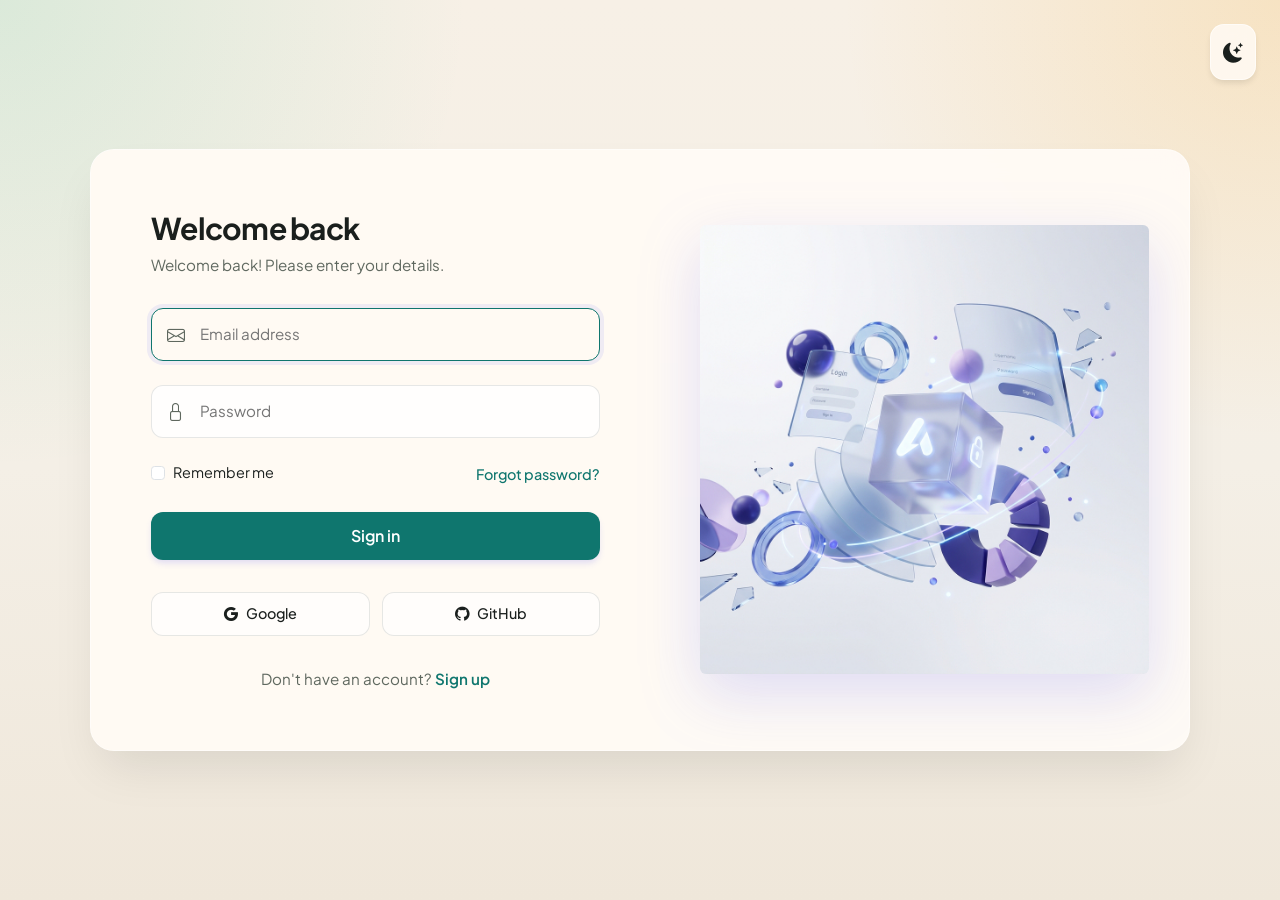
<file: index.html>
<!DOCTYPE html>
<html lang="en">

<head>
    <meta charset="UTF-8">
    <meta name="viewport" content="width=device-width, initial-scale=1.0">
    <title>Login & Signup</title>
    <meta name="description" content="A pixel-perfect, modern Login and Signup page built with Bootstrap 5 and CSS.">
    <!-- Bootstrap 5 CSS -->
    <link href="https://cdn.jsdelivr.net/npm/bootstrap@5.3.0/dist/css/bootstrap.min.css" rel="stylesheet">
    <!-- Bootstrap Icons -->
    <link rel="stylesheet" href="https://cdn.jsdelivr.net/npm/bootstrap-icons@1.11.1/font/bootstrap-icons.css">
    <!-- Google Fonts -->
    <link rel="preconnect" href="https://fonts.googleapis.com">
    <link rel="preconnect" href="https://fonts.gstatic.com" crossorigin>
    <link href="https://fonts.googleapis.com/css2?family=Plus+Jakarta+Sans:wght@300;400;500;600;700&display=swap"
        rel="stylesheet">
    <!-- css -->
    <link rel="stylesheet" href="./assets/css/auth.css">

</head>

<body>

    <button class="theme-toggle" id="theme-toggle" title="Toggle theme">
        <i class="bi bi-moon-stars-fill"></i>
        <i class="bi bi-sun-fill"></i>
    </button>

    <input type="checkbox" id="auth-toggle-signup">

    <div class="auth-container">
        <div class="auth-card">

            <!-- Left Side: Form Content -->
            <div class="auth-form-content">

                <!-- Login Form -->
                <div class="login-form">
                    <div class="form-header">
                        <h1>Welcome back</h1>
                        <p>Welcome back! Please enter your details.</p>
                    </div>

                    <form onsubmit="signinAccount(event)">
                        <div class="input-group-custom">
                            <i class="bi bi-envelope"></i>
                            <input type="email" class="form-control-custom" placeholder="Email address" 
                                id="email-login" autocomplete="off" autofocus>
                        </div>

                        <div class="input-group-custom">
                            <i class="bi bi-lock"></i>
                            <input type="password" class="form-control-custom" placeholder="Password" 
                                id="password-login" autocomplete="off">
                        </div>

                        <div class="form-options">
                            <div class="form-check">
                                <input class="form-check-input" type="checkbox" id="remember">
                                <label class="form-check-label" for="remember">
                                    Remember me
                                </label>
                            </div>
                            <a href="#" class="forgot-link">Forgot password?</a>
                        </div>

                        <button type="submit" class="btn-primary-custom">Sign in</button>

                        <div class="social-auth">
                            <button type="button" class="btn-social">
                                <i class="bi bi-google"></i> Google
                            </button>
                            <button type="button" class="btn-social">
                                <i class="bi bi-github"></i> GitHub
                            </button>
                        </div>
                    </form>

                    <div class="auth-switch">
                        Don't have an account? <label for="auth-toggle-signup">Sign up</label>
                    </div>
                </div>

                <!-- Signup Form -->
                <div class="signup-form">
                    <div class="form-header">
                        <h1>Create an account</h1>
                        <p>Start your 30-day free trial today.</p>
                    </div>

                    <form onsubmit="handleSignup(event)">
                        <div class="input-group-custom">
                            <i class="bi bi-person"></i>
                            <input type="text" class="form-control-custom" placeholder="Full name" 
                                id="name-signup" autocomplete="off">
                        </div>

                        <div class="input-group-custom">
                            <i class="bi bi-envelope"></i>
                            <input type="email" class="form-control-custom" placeholder="Email address" 
                                id="email-signup" autocomplete="off">
                        </div>

                        <div class="input-group-custom">
                            <i class="bi bi-lock"></i>
                            <input type="password" class="form-control-custom" placeholder="Password" 
                                id="password-signup" autocomplete="off">
                        </div>

                        <div class="form-check mb-4">
                            <input class="form-check-input" type="checkbox" id="terms" >
                            <label class="form-check-label" for="terms" style="font-size: 0.9rem;">
                                I agree to the <a href="#" class="forgot-link">Terms & Conditions</a>
                            </label>
                        </div>

                        <button type="submit" class="btn-primary-custom">Get started</button>

                        <div class="social-auth">
                            <button type="button" class="btn-social">
                                <i class="bi bi-google"></i> Google
                            </button>
                            <button type="button" class="btn-social">
                                <i class="bi bi-github"></i> GitHub
                            </button>
                        </div>
                    </form>

                    <div class="auth-switch">
                        Already have an account? <label for="auth-toggle-signup">Log in</label>
                    </div>
                </div>

            </div>

            <!-- Right Side: Illustration -->
            <div class="auth-illustration">
                <img src="./assets/images/illustration.png" alt="SaaS Illustration" class="rounded">
            </div>

        </div>

    </div>

    <!-- Bootstrap alert  -->

    <div class="alert" role="alert" id="alert">
        A simple success alert—check it out!
    </div>


    <script src="./assets/js/theme.js"></script>
    <script src="./assets/js/auth.js"></script>
</body>

</html>
</file>
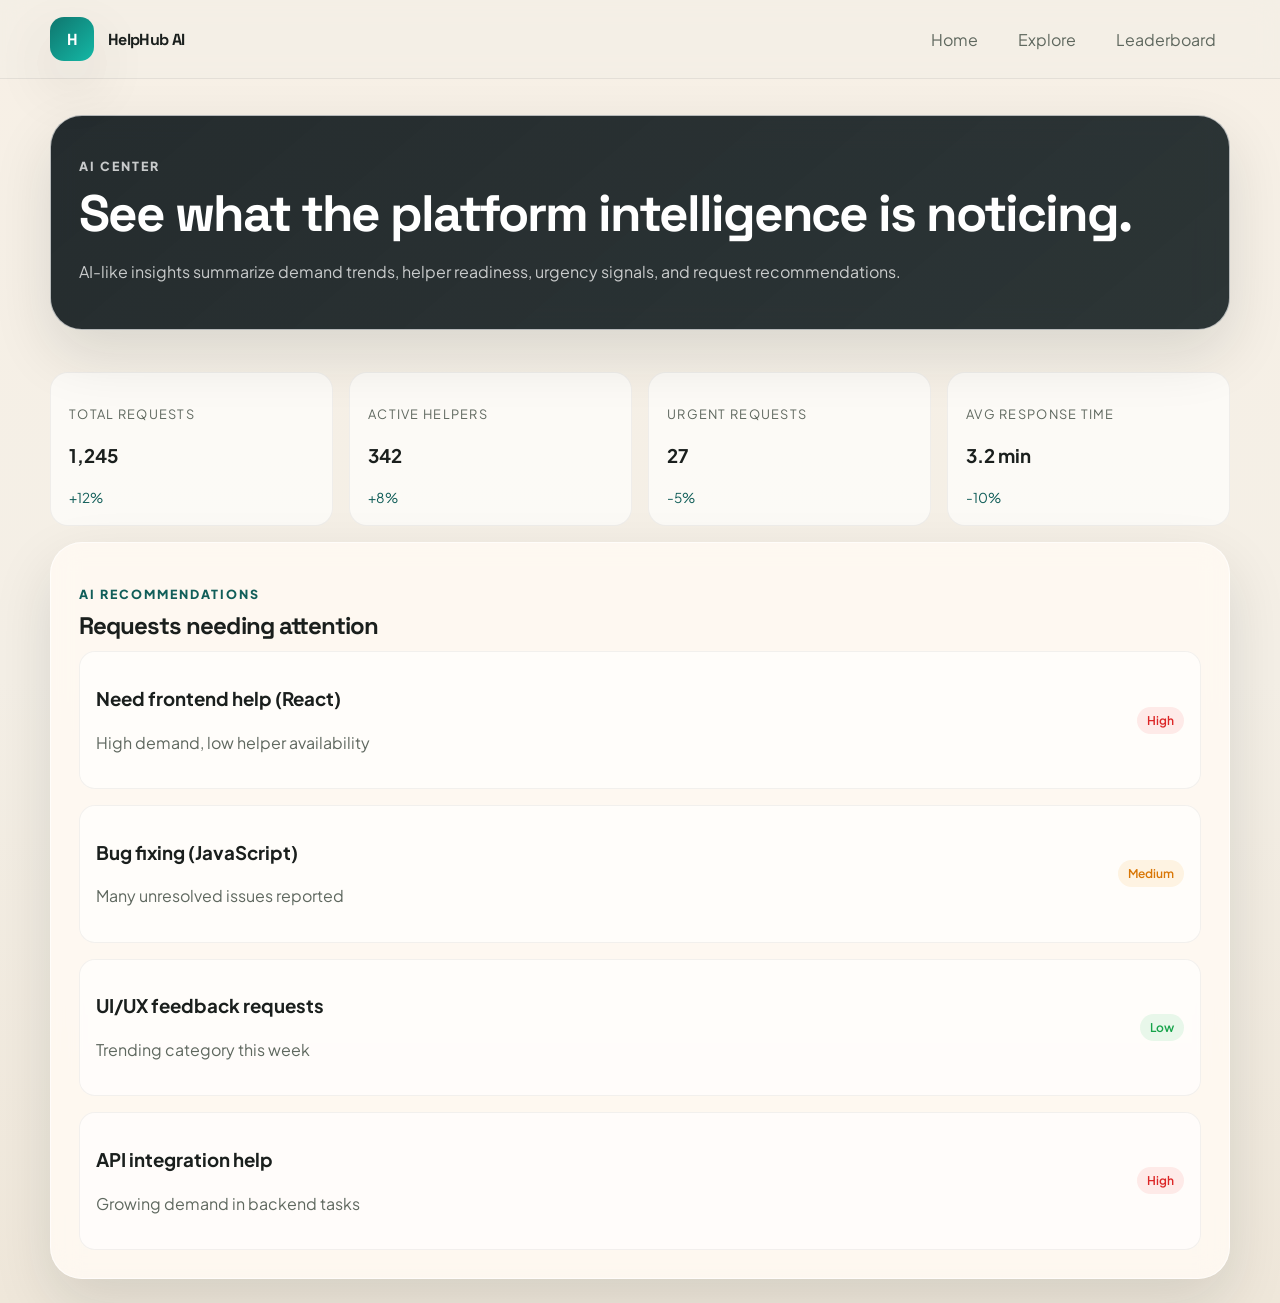
<file: ai-center.html>
<!DOCTYPE html>
<html lang="en">

<head>
  <meta charset="UTF-8" />
  <meta name="viewport" content="width=device-width, initial-scale=1.0" />
  <title>HelpHub AI | AI Center</title>
  <link rel="preconnect" href="https://fonts.googleapis.com" />
  <link rel="preconnect" href="https://fonts.gstatic.com" crossorigin />
  <link href="https://fonts.googleapis.com/css2?family=Plus+Jakarta+Sans:wght@400;500;600;700;800&family=Space+Grotesk:wght@500;700&display=swap" rel="stylesheet" />
  <script defer src="./assets/js/ai-center.js"></script>
  <link rel="stylesheet" href="./assets/css/ai-center.css">
</head>

<body data-page="ai">
  <header class="topbar">
    <div class="container nav">
      <a class="brand" href="/">
        <span class="brand-badge">H</span>
        <span>HelpHub AI</span>
      </a>
      <nav class="nav-links">
        <a href="/home.html">Home</a>
        <a href="/explore.html">Explore</a>
        <a data-nav="leaderboard" href="/leaderboard.html">Leaderboard</a>
      </nav>
    </div>
  </header>

  <main class="container">
    <section class="page-hero">
      <div class="panel">
        <p class="eyebrow">AI Center</p>
        <h1 style="font-size: clamp(2.2rem, 4vw, 4rem);">See what the platform intelligence is noticing.</h1>
        <p>AI-like insights summarize demand trends, helper readiness, urgency signals, and request recommendations.</p>
      </div>
    </section>

    <section class="stack section">
      <div class="mini-grid" data-ai-summary></div>
      <div class="panel">
        <p class="section-kicker">AI recommendations</p>
        <h2>Requests needing attention</h2>
        <div class="stack" data-ai-recommendations></div>
      </div>
    </section>
  </main>
</body>

</html>
</file>
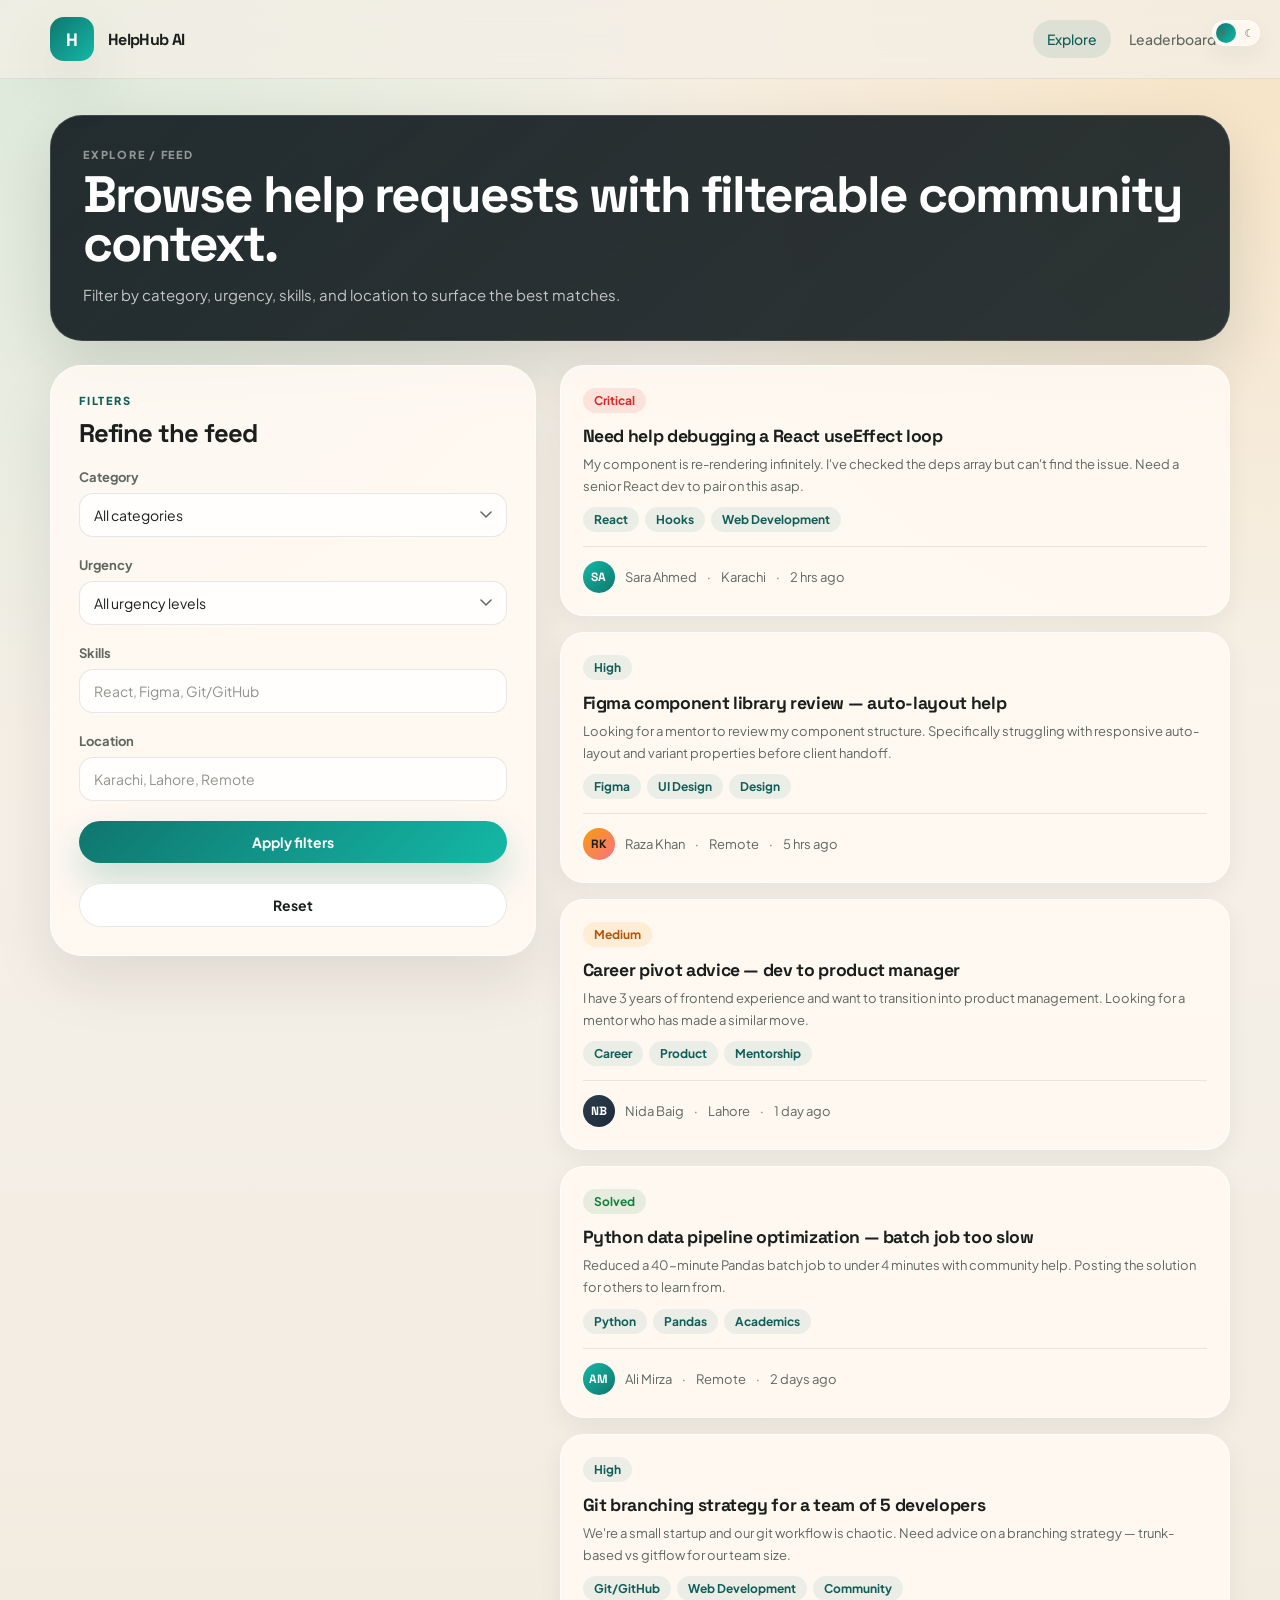
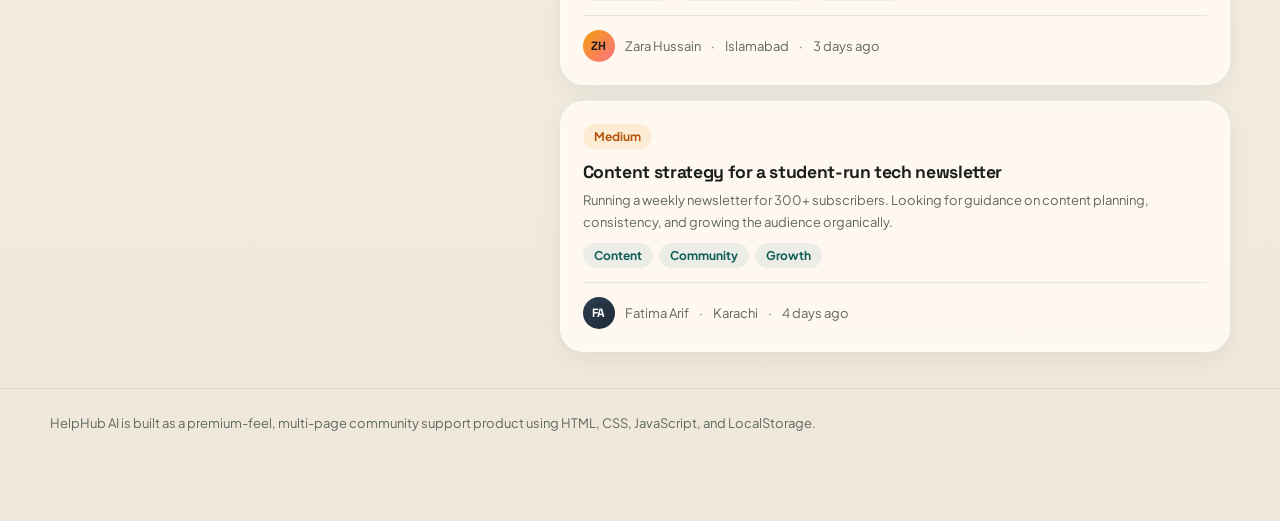
<file: explore.html>
<!DOCTYPE html>
<html lang="en">
<head>
  <meta charset="UTF-8" />
  <meta name="viewport" content="width=device-width, initial-scale=1.0" />
  <title>HelpHub AI | Explore Requests</title>
  <link rel="preconnect" href="https://fonts.googleapis.com" />
  <link rel="preconnect" href="https://fonts.gstatic.com" crossorigin />
  <link href="https://fonts.googleapis.com/css2?family=Plus+Jakarta+Sans:wght@400;500;600;700;800&family=Space+Grotesk:wght@500;700&display=swap" rel="stylesheet" />
  <link rel="stylesheet" href="./assets/css/explore.css">
</head>
<body>

<input type="checkbox" id="dark-toggle" />

<div class="site-shell">

  <label class="dark-label" for="dark-toggle" aria-label="Toggle dark mode">
    <span></span>
  </label>

  <!-- Topbar -->
  <header class="topbar">
    <div class="nav">
      <a class="brand" href="/">
        <span class="brand-badge">H</span>
        <span>HelpHub AI</span>
      </a>
      <nav class="nav-links" aria-label="Primary navigation">
        <a class="active" href="./explore.html">Explore</a>
        <a href="/leaderboard.html">Leaderboard</a>
      </nav>
    </div>
  </header>

  <main class="container">

    <!-- Page hero -->
    <section class="page-hero" aria-label="Page header">
      <div class="panel fade-in">
        <span class="eyebrow" style="color:rgba(255,255,255,.5)">Explore / Feed</span>
        <h1>Browse help requests with filterable community context.</h1>
        <p>Filter by category, urgency, skills, and location to surface the best matches.</p>
      </div>
    </section>

    <!-- Feed grid -->
    <section class="feed-grid" aria-label="Explore feed">

      <!-- Filter sidebar -->
      <aside class="filter-panel" aria-label="Filters">
        <div>
          <span class="section-kicker">Filters</span>
          <h2>Refine the feed</h2>
        </div>

        <div class="field">
          <label for="filter-category">Category</label>
          <select id="filter-category" name="category">
            <option value="">All categories</option>
            <option>Web Development</option>
            <option>Design</option>
            <option>Career</option>
            <option>Academics</option>
            <option>Content</option>
            <option>Community</option>
          </select>
        </div>

        <div class="field">
          <label for="filter-urgency">Urgency</label>
          <select id="filter-urgency" name="urgency">
            <option value="">All urgency levels</option>
            <option>Critical</option>
            <option>High</option>
            <option>Medium</option>
            <option>Low</option>
          </select>
        </div>

        <div class="field">
          <label for="filter-skill">Skills</label>
          <input id="filter-skill" name="skill" type="text" placeholder="React, Figma, Git/GitHub" />
        </div>

        <div class="field">
          <label for="filter-location">Location</label>
          <input id="filter-location" name="location" type="text" placeholder="Karachi, Lahore, Remote" />
        </div>

        <a class="btn btn-primary" href="#">Apply filters</a>
        <a class="btn btn-secondary" href="#">Reset</a>
      </aside>

      <!-- Results -->
      <div class="results-stack" aria-label="Request results">

        <article class="request-card fade-in">
          <span class="tag urgent">Critical</span>
          <h3>Need help debugging a React useEffect loop</h3>
          <p>My component is re-rendering infinitely. I've checked the deps array but can't find the issue. Need a senior React dev to pair on this asap.</p>
          <div class="tag-row">
            <span class="tag">React</span>
            <span class="tag">Hooks</span>
            <span class="tag">Web Development</span>
          </div>
          <div class="card-meta">
            <div class="avatar teal">SA</div>
            <span>Sara Ahmed</span>
            <span>·</span>
            <span>Karachi</span>
            <span>·</span>
            <span>2 hrs ago</span>
          </div>
        </article>

        <article class="request-card fade-in">
          <span class="tag">High</span>
          <h3>Figma component library review — auto-layout help</h3>
          <p>Looking for a mentor to review my component structure. Specifically struggling with responsive auto-layout and variant properties before client handoff.</p>
          <div class="tag-row">
            <span class="tag">Figma</span>
            <span class="tag">UI Design</span>
            <span class="tag">Design</span>
          </div>
          <div class="card-meta">
            <div class="avatar">RK</div>
            <span>Raza Khan</span>
            <span>·</span>
            <span>Remote</span>
            <span>·</span>
            <span>5 hrs ago</span>
          </div>
        </article>

        <article class="request-card fade-in">
          <span class="tag medium">Medium</span>
          <h3>Career pivot advice — dev to product manager</h3>
          <p>I have 3 years of frontend experience and want to transition into product management. Looking for a mentor who has made a similar move.</p>
          <div class="tag-row">
            <span class="tag">Career</span>
            <span class="tag">Product</span>
            <span class="tag">Mentorship</span>
          </div>
          <div class="card-meta">
            <div class="avatar dark">NB</div>
            <span>Nida Baig</span>
            <span>·</span>
            <span>Lahore</span>
            <span>·</span>
            <span>1 day ago</span>
          </div>
        </article>

        <article class="request-card fade-in">
          <span class="tag success">Solved</span>
          <h3>Python data pipeline optimization — batch job too slow</h3>
          <p>Reduced a 40-minute Pandas batch job to under 4 minutes with community help. Posting the solution for others to learn from.</p>
          <div class="tag-row">
            <span class="tag">Python</span>
            <span class="tag">Pandas</span>
            <span class="tag">Academics</span>
          </div>
          <div class="card-meta">
            <div class="avatar teal">AM</div>
            <span>Ali Mirza</span>
            <span>·</span>
            <span>Remote</span>
            <span>·</span>
            <span>2 days ago</span>
          </div>
        </article>

        <article class="request-card fade-in">
          <span class="tag">High</span>
          <h3>Git branching strategy for a team of 5 developers</h3>
          <p>We're a small startup and our git workflow is chaotic. Need advice on a branching strategy — trunk-based vs gitflow for our team size.</p>
          <div class="tag-row">
            <span class="tag">Git/GitHub</span>
            <span class="tag">Web Development</span>
            <span class="tag">Community</span>
          </div>
          <div class="card-meta">
            <div class="avatar">ZH</div>
            <span>Zara Hussain</span>
            <span>·</span>
            <span>Islamabad</span>
            <span>·</span>
            <span>3 days ago</span>
          </div>
        </article>

        <article class="request-card fade-in">
          <span class="tag medium">Medium</span>
          <h3>Content strategy for a student-run tech newsletter</h3>
          <p>Running a weekly newsletter for 300+ subscribers. Looking for guidance on content planning, consistency, and growing the audience organically.</p>
          <div class="tag-row">
            <span class="tag">Content</span>
            <span class="tag">Community</span>
            <span class="tag">Growth</span>
          </div>
          <div class="card-meta">
            <div class="avatar dark">FA</div>
            <span>Fatima Arif</span>
            <span>·</span>
            <span>Karachi</span>
            <span>·</span>
            <span>4 days ago</span>
          </div>
        </article>

      </div>
    </section>

  </main>

  <footer class="footer">
    <div class="container">
      HelpHub AI is built as a premium-feel, multi-page community support product using HTML, CSS, JavaScript, and LocalStorage.
    </div>
  </footer>

</div>

</body>
</html>
</file>
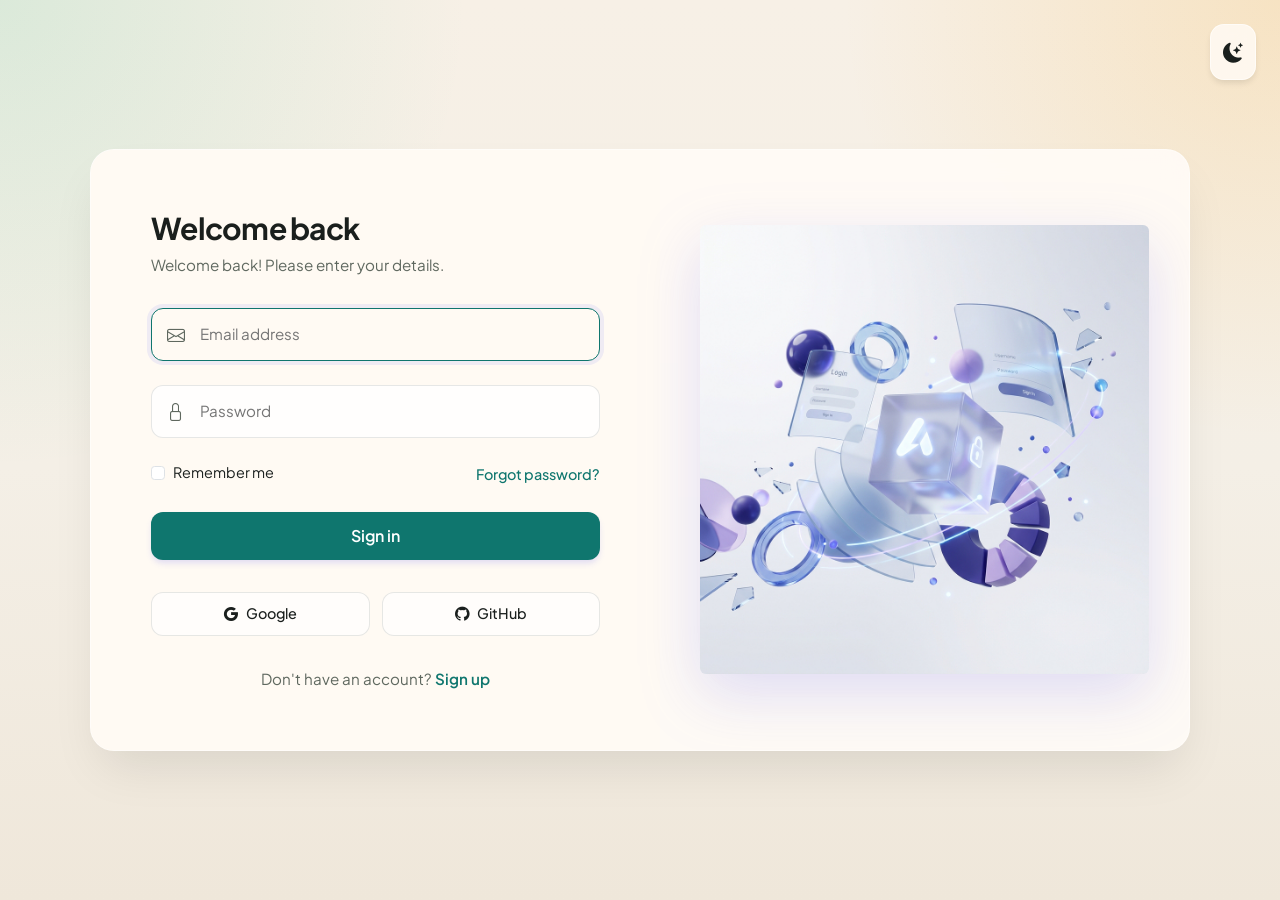
<file: home.html>
<!DOCTYPE html>
<html lang="en">
<head>
  <meta charset="UTF-8" />
  <meta name="viewport" content="width=device-width, initial-scale=1.0" />
  <title>HelpHub AI — Landing</title>
  <link rel="preconnect" href="https://fonts.googleapis.com" />
  <link rel="preconnect" href="https://fonts.gstatic.com" crossorigin />
  <link href="https://fonts.googleapis.com/css2?family=Plus+Jakarta+Sans:wght@400;500;600;700;800&family=Space+Grotesk:wght@500;700&display=swap" rel="stylesheet" />
  <link rel="stylesheet" href="./assets/css/home.css">
</head>
<body>

<!-- Dark mode toggle (CSS-only checkbox hack) -->
<input type="checkbox" id="dark-toggle" />

<div class="site-shell">

  <!-- Dark mode label (placed inside site-shell so CSS sibling selector works) -->
  <label class="dark-label" for="dark-toggle" aria-label="Toggle dark mode">
    <span></span>
  </label>

  <!-- Topbar -->
  <header class="topbar">
    <div class="nav">
      <a class="brand" href="/">
        <span class="brand-badge">H</span>
        <span>HelpHub AI</span>
      </a>
      <nav class="nav-links" aria-label="Primary navigation">
        <a class="active" href="/">Home</a>
        <a href="./explore.html">Explore</a>
        <a href="./leaderboard.html">Leaderboard</a>
        <a href="./ai-center.html">AI Center</a>
      </nav>
      <div class="nav-actions">
        <a class="pill" href="#">Live community signals</a>
        <a class="btn btn-primary" href="#">Join the platform</a>
      </div>
    </div>
  </header>

  <main>

    <!-- Hero -->
    <section class="hero" aria-label="Hero">
      <div class="container hero-grid">

        <div class="hero-copy fade-in">
          <span class="eyebrow">SMIT Grand Coding Night 2026</span>
          <h1>Find help faster. Become help that matters.</h1>
          <p>HelpHub AI is a community-powered support network for students, mentors, creators, and builders. Ask for help, offer help, track impact, and let AI surface smarter matches across the platform.</p>
          <div class="hero-actions">
            <a class="btn btn-primary" href="/dashboard">Open product demo</a>
            <a class="btn btn-secondary" href="/create-request">Post a request</a>
          </div>
          <div class="stats-grid" aria-label="Platform statistics">
            <div class="stat-card">
              <span class="eyebrow">Members</span>
              <div class="stat-value">4,280</div>
              <p>Students, mentors, and helpers in the loop.</p>
            </div>
            <div class="stat-card">
              <span class="eyebrow">Requests</span>
              <div class="stat-value">11,940</div>
              <p>Support posts shared across learning journeys.</p>
            </div>
            <div class="stat-card">
              <span class="eyebrow">Solved</span>
              <div class="stat-value">8,720</div>
              <p>Problems resolved through fast community action.</p>
            </div>
          </div>
        </div>

        <div class="hero-panel fade-in" aria-label="Platform highlights">
          <span class="orb" aria-hidden="true"></span>
          <span class="eyebrow">Live product feel</span>
          <h2>More than a form. More like an ecosystem.</h2>
          <p>A polished multi-page experience with AI summaries, trust scores, contribution signals, notifications, and leaderboard momentum built in.</p>
          <div class="stack">
            <div class="feature-card">
              <h3>AI request intelligence</h3>
              <p>Auto-categorization, urgency detection, tags, rewrite suggestions, and trend snapshots.</p>
            </div>
            <div class="feature-card">
              <h3>Community trust graph</h3>
              <p>Badges, helper rankings, trust score boosts, and visible contribution history.</p>
            </div>
            <div class="feature-card">
              <div class="top-score-value">96%</div>
              <p>Top trust score currently active across the sample mentor network.</p>
            </div>
          </div>
        </div>

      </div>
    </section>

    <!-- Core flow -->
    <section class="section" aria-label="Core flow">
      <div class="container">
        <div class="section-head">
          <div>
            <span class="section-kicker">Core flow</span>
            <h2>From struggling alone to solving together</h2>
          </div>
          <a class="btn btn-secondary" href="/onboarding">Try onboarding AI</a>
        </div>
        <div class="card-grid" id="solving-problem-container">
          <!-- <article class="feature-card-light fade-in">
            <h3>Ask for help clearly</h3>
            <p>Create structured requests with category, urgency, AI suggestions, and tags that attract the right people.</p>
          </article>
          <article class="feature-card-light fade-in">
            <h3>Discover the right people</h3>
            <p>Use the explore feed, helper lists, notifications, and messaging to move quickly once a match happens.</p>
          </article>
          <article class="feature-card-light fade-in">
            <h3>Track real contribution</h3>
            <p>Trust scores, badges, solved requests, and rankings help the community recognize meaningful support.</p>
          </article> -->
        </div>
      </div>
    </section>

    <!-- Featured requests -->
    <section class="section" aria-label="Featured requests">
      <div class="container">
        <div class="section-head">
          <div>
            <span class="section-kicker">Featured requests</span>
            <h2>Community problems currently in motion</h2>
          </div>
          <a class="btn btn-secondary" href="./explore.html">View full feed</a>
        </div>
        <div class="card-grid" id="community-problems-container">
          <!-- <article class="request-card fade-in">
            <span class="tag urgent">Urgent</span>
            <h3>Need help debugging React hook</h3>
            <p>useEffect is firing infinitely despite the correct deps array — community rescue needed.</p>
            <div class="tag-row">
              <span class="tag">React</span>
              <span class="tag">Hooks</span>
            </div>
          </article>
          <article class="request-card fade-in">
            <span class="tag">Design</span>
            <h3>Figma component library review</h3>
            <p>Looking for a mentor to review my auto-layout and variant patterns before handoff.</p>
            <div class="tag-row">
              <span class="tag">Figma</span>
              <span class="tag">UI Design</span>
            </div>
          </article>
          <article class="request-card fade-in">
            <span class="tag success">Solved</span>
            <h3>Python data pipeline optimization</h3>
            <p>Reduced a 40-minute batch job to under 4 minutes with community help.</p>
            <div class="tag-row">
              <span class="tag">Python</span>
              <span class="tag">Pandas</span>
            </div>
          </article> -->
        </div>
      </div>
    </section>

  </main>

  <footer class="footer">
    <div class="container">
      HelpHub AI built By Fuzail Selat.
    </div>
  </footer>

</div>

<script src="./assets/js/home.js"></script>
</body>
</html>
</file>
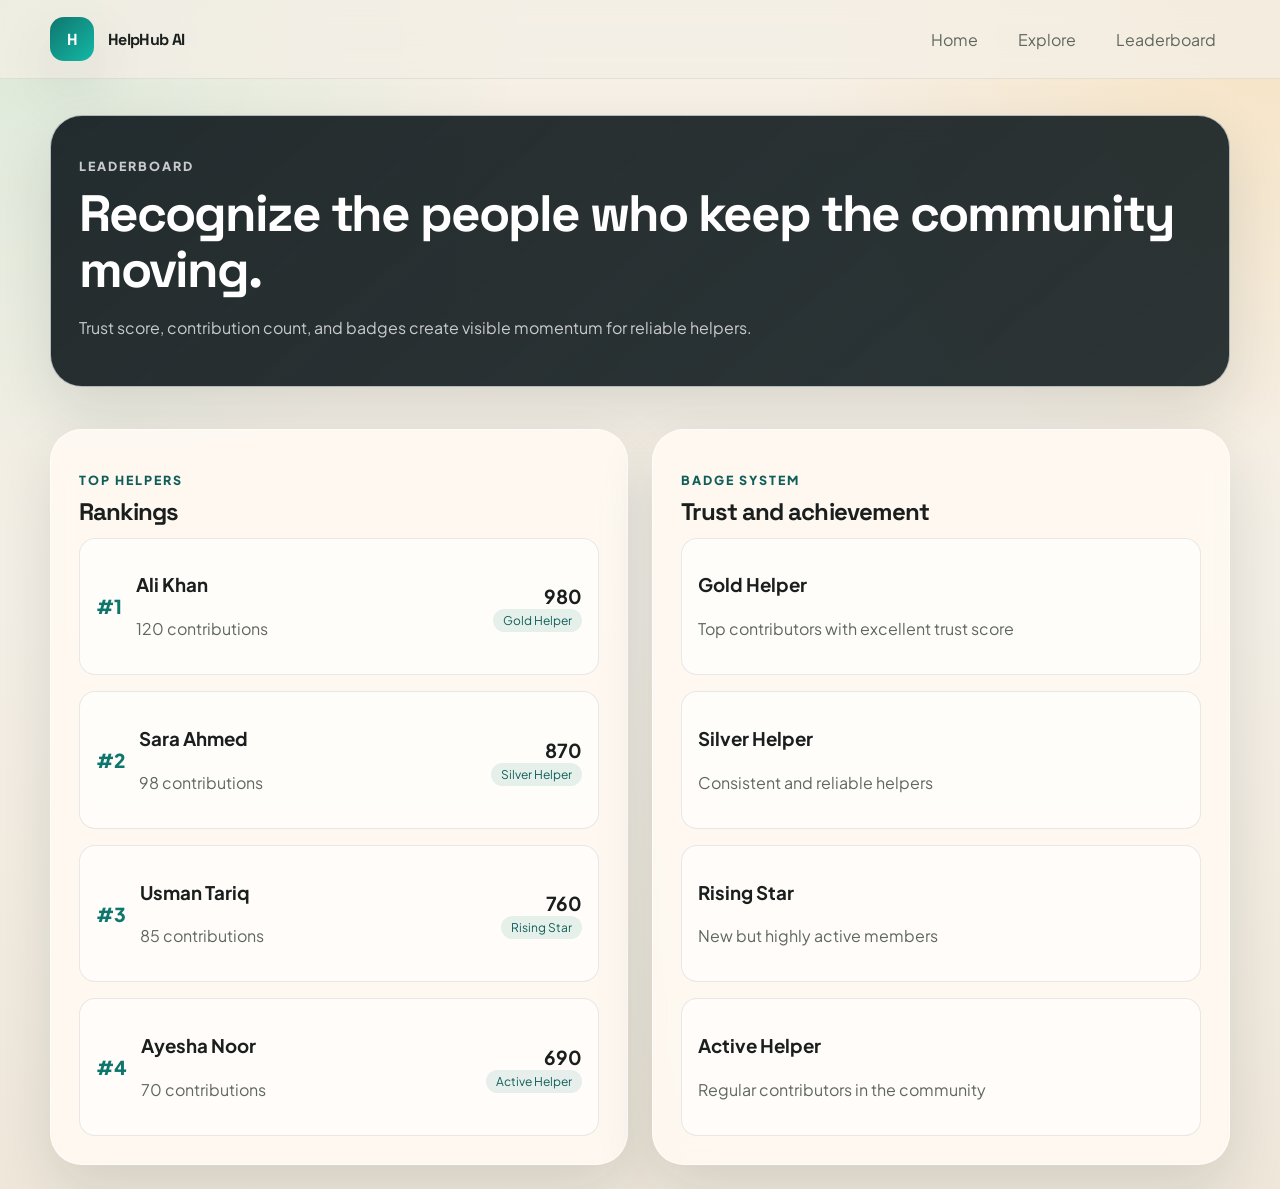
<file: leaderboard.html>
<!DOCTYPE html>
<html lang="en">

<head>
  <meta charset="UTF-8" />
  <meta name="viewport" content="width=device-width, initial-scale=1.0" />
  <title>HelpHub AI | Leaderboard</title>
  <link rel="preconnect" href="https://fonts.googleapis.com" />
  <link rel="preconnect" href="https://fonts.gstatic.com" crossorigin />
  <link
    href="https://fonts.googleapis.com/css2?family=Plus+Jakarta+Sans:wght@400;500;600;700;800&family=Space+Grotesk:wght@500;700&display=swap"
    rel="stylesheet" />
  <script defer src="./assets/js/leaderboard.js"></script>
  <link rel="stylesheet" href="./assets/css/leaderboard.css">
</head>

<body data-page="leaderboard">
  <header class="topbar">
    <div class="container nav">
      <a class="brand" href="/">
        <span class="brand-badge">H</span>
        <span>HelpHub AI</span>
      </a>
      <nav class="nav-links">
        <a href="/home.html">Home</a>
        <a href="/explore.html">Explore</a>
        <a data-nav="leaderboard" href="/leaderboard.html">Leaderboard</a>
      </nav>
    </div>
  </header>

  <main class="container">
    <section class="page-hero">
      <div class="panel">
        <p class="eyebrow">Leaderboard</p>
        <h1 style="font-size: clamp(2.2rem, 4vw, 4rem);">Recognize the people who keep the community moving.</h1>
        <p>Trust score, contribution count, and badges create visible momentum for reliable helpers.</p>
      </div>
    </section>

    <section class="leader-grid section">
      <div class="panel">
        <p class="section-kicker">Top helpers</p>
        <h2>Rankings</h2>
        <div class="rank-list" data-rank-list></div>
      </div>
      <div class="panel">
        <p class="section-kicker">Badge system</p>
        <h2>Trust and achievement</h2>
        <div class="stack" data-badge-showcase></div>
      </div>
    </section>
  </main>
</body>

</html>
</file>
<file: assets/css/auth.css>
@import url('./colors.css');

body {
  font-family: 'Plus Jakarta Sans', sans-serif;
  background: var(--bg-gradient);
  min-height: 100vh;
  display: flex;
  align-items: center;
  justify-content: center;
  color: var(--text-main);
  overflow-x: hidden;
  margin: 0;
  padding: 20px;
}

/* Animations */
@keyframes fadeInScale {
  from {
    opacity: 0;
    transform: scale(0.95) translateY(20px);
  }

  to {
    opacity: 1;
    transform: scale(1) translateY(0);
  }
}

@keyframes slideInRight {
  from {
    opacity: 0;
    transform: translateX(30px);
  }

  to {
    opacity: 1;
    transform: translateX(0);
  }
}

.auth-container {
  width: 100%;
  max-width: 1100px;
  animation: fadeInScale 0.8s ease-out;
}

.auth-card {
  background: var(--glass-bg);
  backdrop-filter: blur(12px);
  -webkit-backdrop-filter: blur(12px);
  border: 1px solid var(--glass-border);
  border-radius: var(--card-radius);
  box-shadow: 0 25px 50px -12px rgba(0, 0, 0, 0.1);
  overflow: hidden;
  display: flex;
  flex-direction: row;
}

.auth-illustration {
  background: rgba(255, 255, 255, 0.3);
  display: flex;
  align-items: center;
  justify-content: center;
  padding: 40px;
  position: relative;
  flex: 1;
}

.auth-illustration img {
  max-width: 100%;
  height: auto;
  filter: drop-shadow(0 20px 30px rgba(99, 102, 241, 0.2));
  animation: slideInRight 1s ease-out;
}

.auth-form-content {
  flex: 1;
  padding: 60px;
  background: var(--form-bg);
  transition: var(--transition);
}

/* Toggle Logic (CSS Only) */
#auth-toggle-signup {
  display: none;
}

.signup-form {
  display: none;
}

.login-form {
  display: block;
}

#auth-toggle-signup:checked~.auth-container .login-form {
  display: none;
}

#auth-toggle-signup:checked~.auth-container .signup-form {
  display: block;
  animation: fadeInScale 0.4s ease-out;
}

.form-header {
  margin-bottom: 32px;
}

.form-header h1 {
  font-weight: 700;
  font-size: 1.875rem;
  margin-bottom: 8px;
  letter-spacing: -0.025em;
}

.form-header p {
  color: var(--text-muted);
  font-size: 0.95rem;
}

/* Floating Labels & Inputs */
.input-group-custom {
  position: relative;
  margin-bottom: 24px;
}

.input-group-custom i {
  position: absolute;
  left: 16px;
  top: 50%;
  transform: translateY(-50%);
  color: var(--text-muted);
  font-size: 1.1rem;
  transition: var(--transition);
  z-index: 10;
}

.form-control-custom {
  width: 100%;
  padding: 14px 16px 14px 48px;
  background: var(--input-bg);
  border: 1px solid var(--input-border);
  border-radius: 12px;
  font-size: 0.95rem;
  color: var(--text-main);
  transition: var(--transition);
  outline: none;
}

.form-control-custom:focus {
  background: var(--form-bg);
  border-color: var(--primary-color);
  box-shadow: 0 0 0 4px rgba(99, 102, 241, 0.1);
}

.form-control-custom:focus+i {
  color: var(--primary-color);
}

/* Checkbox & Links */
.form-options {
  display: flex;
  align-items: center;
  justify-content: space-between;
  margin-bottom: 24px;
  font-size: 0.9rem;
}

.form-check-input:checked {
  background-color: var(--primary-color);
  border-color: var(--primary-color);
}

.forgot-link {
  color: var(--primary-color);
  text-decoration: none;
  font-weight: 500;
  transition: var(--transition);
}

.forgot-link:hover {
  color: var(--primary-hover);
  text-decoration: underline;
}

/* Buttons */
.btn-primary-custom {
  width: 100%;
  padding: 12px;
  background: var(--primary-color);
  border: none;
  border-radius: 12px;
  color: white;
  font-weight: 600;
  font-size: 1rem;
  transition: var(--transition);
  box-shadow: 0 4px 6px -1px rgba(99, 102, 241, 0.2);
  cursor: pointer;
}

.btn-primary-custom:hover {
  background: var(--primary-hover);
  transform: translateY(-1px);
  box-shadow: 0 10px 15px -3px rgba(99, 102, 241, 0.3);
}

.btn-primary-custom:active {
  transform: translateY(0);
}

.auth-switch {
  text-align: center;
  margin-top: 32px;
  font-size: 0.95rem;
  color: var(--text-muted);
}

.auth-switch label {
  color: var(--primary-color);
  font-weight: 600;
  cursor: pointer;
  transition: var(--transition);
}

.auth-switch label:hover {
  text-decoration: underline;
}

/* Social Auth (Extra modern touch) */
.social-auth {
  margin-top: 32px;
  display: flex;
  gap: 12px;
}

.btn-social {
  flex: 1;
  padding: 10px;
  background: var(--social-btn-bg);
  border: 1px solid var(--input-border);
  border-radius: 12px;
  display: flex;
  align-items: center;
  justify-content: center;
  gap: 8px;
  font-size: 0.9rem;
  font-weight: 500;
  color: var(--text-main);
  transition: var(--transition);
  cursor: pointer;
}

.btn-social:hover {
  background: var(--input-bg);
  border-color: var(--text-muted);
}

/* Theme Toggle Button */
.theme-toggle {
  position: fixed;
  top: 24px;
  right: 24px;
  padding: 12px;
  background: var(--glass-bg);
  backdrop-filter: blur(8px);
  -webkit-backdrop-filter: blur(8px);
  border: 1px solid var(--glass-border);
  border-radius: 14px;
  color: var(--text-main);
  cursor: pointer;
  z-index: 100;
  transition: var(--transition);
  box-shadow: 0 4px 6px -1px rgba(0, 0, 0, 0.1);
}

.theme-toggle:hover {
  transform: translateY(-2px);
  box-shadow: 0 10px 15px -3px rgba(0, 0, 0, 0.1);
}

.theme-toggle i {
  font-size: 1.25rem;
}

[data-theme="dark"] .bi-sun-fill {
  display: block;
}

[data-theme="dark"] .bi-moon-stars-fill {
  display: none;
}

.bi-sun-fill {
  display: none;
}

.bi-moon-stars-fill {
  display: block;
}

/* bootstrap */

.alert{
  max-width: 400px;
  width: 100%;
  position: fixed;
  bottom: 20px;
  right: 20px;
  scale: 0.9;
  opacity: 0;
  transition: all 0.3s linear;
}

.alert-popup{
  opacity: 1;
  scale: 1;
}



/* Responsive */
@media (max-width: 991.98px) {
  .auth-card {
    flex-direction: column;
  }

  .auth-illustration {
    padding: 40px;
    order: 2;
  }

  .auth-form-content {
    padding: 40px;
    order: 1;
  }
}

@media (max-width: 575.98px) {
  .auth-form-content {
    padding: 30px 20px;
  }

  .auth-illustration {
    display: none;
    /* Hide illustration on very small screens for better focus */
  }
  .alert{
    max-width: 300px;
  }
}
</file>
<file: assets/css/ai-center.css>
:root {
  --bg: #f4efe6;
  --surface: rgba(255, 250, 243, 0.88);
  --text: #1a1f1d;
  --muted: #5f685f;
  --primary-strong: #115e59;
  --shadow: 0 24px 60px rgba(17, 33, 29, 0.12);
  --radius-xl: 32px;
  --container: 1180px;
  --heading-font: "Space Grotesk", "Segoe UI", sans-serif;
  --body-font: "Plus Jakarta Sans", "Segoe UI", sans-serif;
}

* {
  box-sizing: border-box;
}

body {
  margin: 0;
  font-family: var(--body-font);
  color: var(--text);
  background: linear-gradient(180deg, #f7f0e6 0%, #f4efe6 52%, #efe7da 100%);
  min-height: 100vh;
}

a {
  color: inherit;
  text-decoration: none;
}

.container {
  width: min(var(--container), calc(100% - 32px));
  margin: 0 auto;
}

/* Topbar */
.topbar {
  position: sticky;
  top: 0;
  z-index: 20;
  backdrop-filter: blur(14px);
  background: rgba(244, 239, 230, 0.78);
  border-bottom: 1px solid rgba(29, 45, 42, 0.08);
}

.nav {
  display: flex;
  align-items: center;
  justify-content: space-between;
  gap: 20px;
  min-height: 78px;
}

.brand {
  display: inline-flex;
  align-items: center;
  gap: 14px;
  font-family: var(--heading-font);
  font-weight: 700;
  letter-spacing: -0.04em;
}

.brand-badge {
  width: 44px;
  height: 44px;
  display: grid;
  place-items: center;
  border-radius: 14px;
  background: linear-gradient(135deg, #0f766e 0%, #14b8a6 100%);
  color: white;
  box-shadow: var(--shadow);
}

.nav-links {
  display: flex;
  align-items: center;
  gap: 12px;
}

.nav-links a {
  padding: 10px 14px;
  border-radius: 999px;
  color: var(--muted);
  transition: 0.2s ease;
}

.nav-links a:hover {
  background: rgba(15, 118, 110, 0.1);
  color: var(--primary-strong);
}

/* Layout Components */
.page-hero {
  padding: 36px 0 18px;
}

.panel {
  background: var(--surface);
  border: 1px solid rgba(255, 255, 255, 0.66);
  box-shadow: var(--shadow);
  backdrop-filter: blur(14px);
  border-radius: var(--radius-xl);
  padding: 28px;
}

.page-hero .panel {
  background: linear-gradient(140deg, rgba(20, 29, 32, 0.93), rgba(16, 26, 29, 0.88));
  color: white;
}

.page-hero .panel p {
  color: rgba(255, 255, 255, 0.75);
}

.eyebrow,
.section-kicker {
  text-transform: uppercase;
  letter-spacing: 0.16em;
  font-size: 0.78rem;
  color: var(--primary-strong);
  font-weight: 800;
  margin-bottom: 8px;
}

h1,
h2 {
  margin: 0 0 12px;
  font-family: var(--heading-font);
  letter-spacing: -0.04em;
  line-height: 1.1;
}

p {
  color: var(--muted);
  line-height: 1.7;
}

.section {
  padding: 24px 0;
}

.stack {
  display: grid;
  gap: 16px;
}

.mini-grid {
  display: grid;
  gap: 16px;
  grid-template-columns: repeat(4, 1fr);
}

/* AI Summary Cards */
.ai-card {
  padding: 18px;
  border-radius: 18px;
  background: rgba(255, 255, 255, 0.65);
  border: 1px solid rgba(0, 0, 0, 0.05);
  transition: 0.2s;
}

.ai-card:hover {
  transform: translateY(-4px);
  box-shadow: var(--shadow);
}

.ai-title {
  font-size: 0.8rem;
  letter-spacing: 0.1em;
  text-transform: uppercase;
  margin-bottom: 6px;
}

.ai-change {
  font-size: 0.85rem;
  color: var(--primary-strong);
}

/* AI Recommendations */
.ai-rec {
  display: flex;
  justify-content: space-between;
  align-items: center;
  padding: 16px;
  border-radius: 16px;
  background: rgba(255, 255, 255, 0.65);
  border: 1px solid rgba(0, 0, 0, 0.05);
  transition: 0.2s;
}

.ai-rec:hover {
  transform: translateY(-3px);
}

.priority {
  font-size: 0.75rem;
  padding: 6px 10px;
  border-radius: 999px;
  font-weight: 600;
}

/* Priority Colors */
.priority.high {
  background: rgba(239, 68, 68, 0.1);
  color: #dc2626;
}

.priority.medium {
  background: rgba(245, 158, 11, 0.1);
  color: #d97706;
}

.priority.low {
  background: rgba(34, 197, 94, 0.1);
  color: #16a34a;
}


/* Responsive */
@media (max-width: 980px) {
  .mini-grid {
    grid-template-columns: 1fr 1fr;
  }

  .nav {
    padding: 12px 0;
    flex-direction: column;
    align-items: flex-start;
  }
}

@media (max-width: 680px) {
  .mini-grid {
    grid-template-columns: 1fr;
  }

  .container {
    width: min(var(--container), calc(100% - 20px));
  }

  .panel {
    padding: 22px;
  }
}
</file>
<file: assets/css/explore.css>
/* ── Reset ── */
  *,
  *::before,
  *::after {
    box-sizing: border-box;
    margin: 0;
    padding: 0;
  }

  html {
    scroll-behavior: smooth;
  }

  /* ── Variables: Light ── */
  :root {
    --bg-gradient:
      radial-gradient(circle at top left, rgba(16, 185, 129, .12), transparent 30%),
      radial-gradient(circle at top right, rgba(245, 158, 11, .16), transparent 28%),
      linear-gradient(180deg, #f7f0e6 0%, #f4efe6 52%, #efe7da 100%);
    --text-main: #1a1f1d;
    --text-muted: #5f685f;
    --glass-bg: rgba(255, 250, 243, .88);
    --glass-border: rgba(255, 255, 255, .58);
    --topbar-bg: rgba(244, 239, 230, .78);
    --topbar-border: rgba(29, 45, 42, .08);
    --nav-active-bg: rgba(15, 118, 110, .1);
    --nav-active-text: #115e59;
    --nav-text: #5f685f;
    --shadow-sm: 0 8px 24px rgba(17, 33, 29, .06);
    --shadow-md: 0 24px 60px rgba(17, 33, 29, .10);
    --shadow-lg: 0 24px 60px rgba(17, 33, 29, .14);
    --panel-bg: linear-gradient(140deg, rgba(20, 29, 32, .93), rgba(16, 26, 29, .88));
    --panel-border: rgba(255, 255, 255, .12);
    --eyebrow-color: #115e59;
    --kicker-color: #115e59;
    --tag-bg: rgba(15, 118, 110, .08);
    --tag-color: #115e59;
    --tag-urgent-bg: rgba(220, 38, 38, .1);
    --tag-urgent-col: #dc2626;
    --tag-success-bg: rgba(21, 128, 61, .1);
    --tag-success-col: #15803d;
    --btn-sec-bg: #fff;
    --btn-sec-color: #1a1f1d;
    --btn-sec-border: rgba(17, 33, 29, .1);
    --pill-bg: rgba(255, 255, 255, .65);
    --pill-border: rgba(17, 33, 29, .08);
    --pill-color: #5f685f;
    --pulse-color: #15803d;
    --input-bg: rgba(255, 255, 255, .78);
    --input-border: rgba(17, 33, 29, .1);
    --input-focus: rgba(15, 118, 110, .45);
    --input-focus-ring: rgba(15, 118, 110, .08);
    --label-color: #5f685f;
    --card-radius: 24px;
    --footer-border: rgba(29, 45, 42, .07);
    --line: rgba(34, 54, 47, .1);
  }

  /* ── Dark mode ── */
  #dark-toggle {
    display: none;
  }

  #dark-toggle:checked~.site-shell {
    --bg-gradient:
      radial-gradient(circle at top left, rgba(16, 185, 129, .08), transparent 30%),
      radial-gradient(circle at top right, rgba(245, 158, 11, .10), transparent 28%),
      linear-gradient(180deg, #111e1c 0%, #0e1a18 52%, #0a1412 100%);
    --text-main: #f4efe6;
    --text-muted: rgba(255, 255, 255, .55);
    --glass-bg: rgba(23, 52, 48, .88);
    --glass-border: rgba(255, 255, 255, .08);
    --topbar-bg: rgba(14, 26, 24, .88);
    --topbar-border: rgba(255, 255, 255, .07);
    --nav-active-bg: rgba(20, 184, 166, .15);
    --nav-active-text: #14b8a6;
    --nav-text: rgba(255, 255, 255, .55);
    --shadow-sm: 0 8px 24px rgba(0, 0, 0, .25);
    --shadow-md: 0 24px 60px rgba(0, 0, 0, .30);
    --shadow-lg: 0 24px 60px rgba(0, 0, 0, .40);
    --panel-bg: linear-gradient(140deg, rgba(23, 52, 48, .95), rgba(16, 41, 38, .92));
    --panel-border: rgba(255, 255, 255, .1);
    --eyebrow-color: #14b8a6;
    --kicker-color: #14b8a6;
    --tag-bg: rgba(20, 184, 166, .12);
    --tag-color: #14b8a6;
    --tag-urgent-bg: rgba(220, 38, 38, .15);
    --tag-urgent-col: #f87171;
    --tag-success-bg: rgba(21, 128, 61, .15);
    --tag-success-col: #4ade80;
    --btn-sec-bg: rgba(255, 255, 255, .07);
    --btn-sec-color: #f4efe6;
    --btn-sec-border: rgba(255, 255, 255, .12);
    --pill-bg: rgba(255, 255, 255, .07);
    --pill-border: rgba(255, 255, 255, .1);
    --pill-color: rgba(255, 255, 255, .6);
    --pulse-color: #4ade80;
    --input-bg: rgba(255, 255, 255, .06);
    --input-border: rgba(255, 255, 255, .10);
    --input-focus: rgba(20, 184, 166, .45);
    --input-focus-ring: rgba(20, 184, 166, .08);
    --label-color: rgba(255, 255, 255, .55);
    --footer-border: rgba(255, 255, 255, .06);
    --line: rgba(255, 255, 255, .06);
  }

  /* ── Dark toggle button ── */
  .dark-label {
    position: fixed;
    top: 20px;
    right: 20px;
    z-index: 100;
    width: 48px;
    height: 26px;
    border-radius: 999px;
    background: var(--glass-bg);
    border: 1px solid var(--glass-border);
    cursor: pointer;
    display: flex;
    align-items: center;
    padding: 3px;
    transition: background .3s ease;
    box-shadow: var(--shadow-sm);
  }

  .dark-label::after {
    content: "☀";
    position: absolute;
    left: 5px;
    font-size: 11px;
  }

  .dark-label::before {
    content: "☾";
    position: absolute;
    right: 5px;
    font-size: 11px;
    color: var(--text-muted);
  }

  .dark-label span {
    width: 20px;
    height: 20px;
    border-radius: 50%;
    background: linear-gradient(135deg, #0f766e, #14b8a6);
    transition: transform .3s ease;
    display: block;
  }

  #dark-toggle:checked~.site-shell .dark-label span {
    transform: translateX(22px);
  }

  /* ── Shell ── */
  .site-shell {
    min-height: 100vh;
    background: var(--bg-gradient);
    color: var(--text-main);
    font-family: "Plus Jakarta Sans", system-ui, sans-serif;
    transition: background .4s ease, color .3s ease;
    padding-bottom: 48px;
  }

  a {
    color: inherit;
    text-decoration: none;
  }

  /* ── Topbar ── */
  .topbar {
    position: sticky;
    top: 0;
    z-index: 20;
    backdrop-filter: blur(14px);
    background: var(--topbar-bg);
    border-bottom: 1px solid var(--topbar-border);
    transition: background .3s ease;
  }

  .nav {
    display: flex;
    align-items: center;
    justify-content: space-between;
    gap: 20px;
    min-height: 78px;
    width: min(1180px, calc(100% - 32px));
    margin: 0 auto;
  }

  .brand {
    display: inline-flex;
    align-items: center;
    gap: 14px;
    font-family: "Space Grotesk", sans-serif;
    font-weight: 700;
    letter-spacing: -.04em;
    font-size: 16px;
    color: var(--text-main);
  }

  .brand-badge {
    width: 44px;
    height: 44px;
    display: grid;
    place-items: center;
    border-radius: 14px;
    background: linear-gradient(135deg, #0f766e, #14b8a6);
    color: #fff;
    font-weight: 800;
    font-size: 18px;
    box-shadow: var(--shadow-md);
    flex-shrink: 0;
  }

  .nav-links {
    display: flex;
    align-items: center;
    gap: 4px;
    flex-wrap: wrap;
  }

  .nav-links a {
    padding: 10px 14px;
    border-radius: 999px;
    color: var(--nav-text);
    font-weight: 500;
    font-size: 14px;
    transition: background .2s ease, color .2s ease;
  }

  .nav-links a:hover,
  .nav-links a.active {
    background: var(--nav-active-bg);
    color: var(--nav-active-text);
  }

  /* ── Container ── */
  .container {
    width: min(1180px, calc(100% - 32px));
    margin: 0 auto;
  }

  /* ── Eyebrow / Kicker ── */
  .eyebrow,
  .section-kicker {
    text-transform: uppercase;
    letter-spacing: .16em;
    font-size: 11px;
    color: var(--eyebrow-color);
    font-weight: 800;
    display: block;
    margin-bottom: 10px;
    transition: color .3s ease;
  }

  /* ── Typography ── */
  h1 {
    font-family: "Space Grotesk", sans-serif;
    font-size: clamp(2.2rem, 4vw, 4rem);
    line-height: .95;
    letter-spacing: -.04em;
    margin-bottom: 14px;
    color: #fff;
  }

  h2 {
    font-family: "Space Grotesk", sans-serif;
    font-size: clamp(1.4rem, 2vw, 1.8rem);
    letter-spacing: -.04em;
    margin-bottom: 12px;
    color: var(--text-main);
  }

  h3 {
    font-family: "Space Grotesk", sans-serif;
    font-size: 1.1rem;
    letter-spacing: -.02em;
    margin-bottom: 6px;
    color: var(--text-main);
  }

  p {
    color: var(--text-muted);
    line-height: 1.7;
    font-size: 15px;
  }

  /* ── Page hero ── */
  .page-hero {
    padding: 36px 0 0;
  }

  .panel {
    border-radius: 32px;
    padding: 32px;
    background: var(--panel-bg);
    border: 1px solid var(--panel-border);
    box-shadow: var(--shadow-lg);
    color: #fff;
    transition: background .3s ease, border-color .3s ease;
  }

  .panel p {
    color: rgba(255, 255, 255, .72);
  }

  /* ── Feed grid ── */
  .feed-grid {
    display: grid;
    grid-template-columns: 0.84fr 1.16fr;
    gap: 24px;
    padding: 24px 0;
    align-items: start;
  }

  /* ── Filter panel ── */
  .filter-panel {
    border-radius: 32px;
    padding: 28px;
    background: var(--glass-bg);
    border: 1px solid var(--glass-border);
    box-shadow: var(--shadow-md);
    display: grid;
    gap: 20px;
    position: sticky;
    top: 98px;
    transition: background .3s ease, border-color .3s ease;
  }

  .filter-panel h2 {
    color: var(--text-main);
    margin-bottom: 0;
  }

  /* ── Fields ── */
  .field {
    display: grid;
    gap: 8px;
  }

  label {
    font-size: 13px;
    font-weight: 700;
    color: var(--label-color);
    transition: color .3s ease;
  }

  input,
  select {
    width: 100%;
    border: 1px solid var(--input-border);
    background: var(--input-bg);
    color: var(--text-main);
    padding: 12px 14px;
    border-radius: 14px;
    outline: none;
    font-family: inherit;
    font-size: 14px;
    transition: border-color .2s ease, box-shadow .2s ease, background .3s ease, color .3s ease;
    appearance: none;
  }

  select {
    background-image: url("data:image/svg+xml,%3Csvg xmlns='http://www.w3.org/2000/svg' width='12' height='8' viewBox='0 0 12 8'%3E%3Cpath d='M1 1l5 5 5-5' stroke='%235f685f' stroke-width='1.5' fill='none' stroke-linecap='round'/%3E%3C/svg%3E");
    background-repeat: no-repeat;
    background-position: right 14px center;
    padding-right: 36px;
  }

  input:focus,
  select:focus {
    border-color: var(--input-focus);
    box-shadow: 0 0 0 4px var(--input-focus-ring);
  }

  input::placeholder {
    color: var(--text-muted);
    opacity: .7;
  }

  /* ── Btn ── */
  .btn {
    display: inline-flex;
    align-items: center;
    justify-content: center;
    gap: 10px;
    border: 0;
    border-radius: 999px;
    padding: 12px 22px;
    font-weight: 700;
    font-size: 14px;
    cursor: pointer;
    transition: transform .2s ease, box-shadow .2s ease;
    text-decoration: none;
    width: 100%;
  }

  .btn:hover {
    transform: translateY(-2px);
  }

  .btn-primary {
    background: linear-gradient(135deg, #0f766e, #14b8a6);
    color: #fff;
    box-shadow: 0 18px 36px rgba(15, 118, 110, .22);
  }

  .btn-secondary {
    background: var(--btn-sec-bg);
    color: var(--btn-sec-color);
    border: 1px solid var(--btn-sec-border);
  }

  /* ── Results stack ── */
  .results-stack {
    display: grid;
    gap: 16px;
  }

  /* ── Request cards ── */
  .request-card {
    border-radius: var(--card-radius);
    padding: 22px;
    background: var(--glass-bg);
    border: 1px solid var(--glass-border);
    box-shadow: var(--shadow-sm);
    transition: transform .2s ease, box-shadow .2s ease, background .3s ease;
  }

  .request-card:hover {
    transform: translateY(-3px);
    box-shadow: var(--shadow-md);
  }

  .request-card h3 {
    margin-top: 12px;
  }

  .request-card>p {
    font-size: 13px;
    margin-top: 6px;
  }

  /* card meta row */
  .card-meta {
    display: flex;
    align-items: center;
    gap: 10px;
    flex-wrap: wrap;
    margin-top: 14px;
    padding-top: 14px;
    border-top: 1px solid var(--line);
    font-size: 13px;
    color: var(--text-muted);
  }

  .card-meta span {
    display: flex;
    align-items: center;
    gap: 5px;
  }

  /* ── Tags ── */
  .tag {
    display: inline-flex;
    align-items: center;
    padding: 5px 11px;
    border-radius: 999px;
    background: var(--tag-bg);
    color: var(--tag-color);
    font-size: 12px;
    font-weight: 700;
    transition: background .3s ease, color .3s ease;
  }

  .tag.urgent {
    background: var(--tag-urgent-bg);
    color: var(--tag-urgent-col);
  }

  .tag.success {
    background: var(--tag-success-bg);
    color: var(--tag-success-col);
  }

  .tag.medium {
    background: rgba(245, 158, 11, .12);
    color: #b45309;
  }

  .tag-row {
    display: flex;
    gap: 6px;
    flex-wrap: wrap;
    margin-top: 10px;
  }

  /* ── Avatar ── */
  .avatar {
    width: 32px;
    height: 32px;
    border-radius: 50%;
    display: grid;
    place-items: center;
    background: linear-gradient(135deg, #f59e0b, #fb7185);
    color: #1d1d1d;
    font-family: "Space Grotesk", sans-serif;
    font-weight: 800;
    font-size: 12px;
    flex-shrink: 0;
  }

  .avatar.teal {
    background: linear-gradient(135deg, #14b8a6, #0f766e);
    color: #fff;
  }

  .avatar.dark {
    background: linear-gradient(135deg, #2c3e50, #1f2937);
    color: #fff;
  }

  /* ── Empty state ── */
  .empty-state {
    border-radius: var(--card-radius);
    padding: 48px 32px;
    background: var(--glass-bg);
    border: 1px solid var(--glass-border);
    text-align: center;
    display: none;
  }

  .empty-state p {
    font-size: 15px;
  }

  /* ── Animations ── */
  .fade-in {
    opacity: 0;
    transform: translateY(14px);
    animation: reveal .6s ease forwards;
  }

  .fade-in:nth-child(2) {
    animation-delay: .07s;
  }

  .fade-in:nth-child(3) {
    animation-delay: .14s;
  }

  .fade-in:nth-child(4) {
    animation-delay: .21s;
  }

  .fade-in:nth-child(5) {
    animation-delay: .28s;
  }

  .fade-in:nth-child(6) {
    animation-delay: .35s;
  }

  @keyframes reveal {
    to {
      opacity: 1;
      transform: translateY(0);
    }
  }

  /* ── Footer ── */
  .footer {
    padding: 26px 0 42px;
    color: var(--text-muted);
    font-size: 13px;
    border-top: 1px solid var(--footer-border);
    margin-top: 12px;
    transition: border-color .3s ease;
  }

  /* ── Responsive ── */
  @media (max-width: 980px) {
    .feed-grid {
      grid-template-columns: 1fr;
    }

    .filter-panel {
      position: static;
    }

    .nav {
      padding: 12px 0;
      flex-direction: column;
      align-items: flex-start;
    }

    .dark-label {
      top: auto;
      bottom: 20px;
      right: 20px;
    }
  }

  @media (max-width: 680px) {
    h1 {
      font-size: 2.2rem;
    }

    .panel,
    .filter-panel {
      padding: 22px;
    }
  }
</file>
<file: assets/css/home.css>
/* ── Reset ── */
*,
*::before,
*::after {
  box-sizing: border-box;
  margin: 0;
  padding: 0;
}

html {
  scroll-behavior: smooth;
}

/* ── CSS Variables: Light ── */
:root {
  --primary-color: #0f766e;
  --bg-gradient:
    radial-gradient(circle at top left, rgba(16, 185, 129, .12), transparent 30%),
    radial-gradient(circle at top right, rgba(245, 158, 11, .16), transparent 28%),
    linear-gradient(180deg, #f7f0e6 0%, #f4efe6 52%, #efe7da 100%);
  --text-main: #1a1f1d;
  --text-muted: #5f685f;
  --glass-bg: rgba(255, 250, 243, .88);
  --glass-border: rgba(255, 255, 255, .58);
  --card-radius: 24px;
  --topbar-bg: rgba(244, 239, 230, .78);
  --topbar-border: rgba(29, 45, 42, .08);
  --nav-active-bg: rgba(15, 118, 110, .1);
  --nav-active-text: #115e59;
  --nav-text: #5f685f;
  --shadow-sm: 0 8px 24px rgba(17, 33, 29, .06);
  --shadow-md: 0 24px 60px rgba(17, 33, 29, .10);
  --shadow-lg: 0 24px 60px rgba(17, 33, 29, .14);
  --panel-bg: linear-gradient(180deg, #173430, #102926);
  --panel-border: rgba(255, 255, 255, .08);
  --eyebrow-color: #115e59;
  --kicker-color: #115e59;
  --stat-value-color: #1a1f1d;
  --footer-border: rgba(29, 45, 42, .07);
  --tag-bg: rgba(15, 118, 110, .08);
  --tag-color: #115e59;
  --tag-urgent-bg: rgba(220, 38, 38, .1);
  --tag-urgent-col: #dc2626;
  --tag-success-bg: rgba(21, 128, 61, .1);
  --tag-success-col: #15803d;
  --hero-copy-bg: linear-gradient(160deg, rgba(255, 250, 243, .9), rgba(246, 240, 230, .85));
  --btn-sec-bg: #fff;
  --btn-sec-color: #1a1f1d;
  --btn-sec-border: rgba(17, 33, 29, .1);
  --pill-bg: rgba(255, 255, 255, .65);
  --pill-border: rgba(17, 33, 29, .08);
  --pill-color: #5f685f;
  --pulse-color: #15803d;
  --section-h2: #1a1f1d;
}

/* ── Dark mode via checkbox hack ── */
#dark-toggle {
  display: none;
}

#dark-toggle:checked~.site-shell {
  --primary-color: #14b8a6;
  --bg-gradient:
    radial-gradient(circle at top left, rgba(16, 185, 129, .08), transparent 30%),
    radial-gradient(circle at top right, rgba(245, 158, 11, .10), transparent 28%),
    linear-gradient(180deg, #111e1c 0%, #0e1a18 52%, #0a1412 100%);
  --text-main: #f4efe6;
  --text-muted: rgba(255, 255, 255, .55);
  --glass-bg: rgba(23, 52, 48, .88);
  --glass-border: rgba(255, 255, 255, .08);
  --topbar-bg: rgba(14, 26, 24, .88);
  --topbar-border: rgba(255, 255, 255, .07);
  --nav-active-bg: rgba(20, 184, 166, .15);
  --nav-active-text: #14b8a6;
  --nav-text: rgba(255, 255, 255, .55);
  --shadow-sm: 0 8px 24px rgba(0, 0, 0, .25);
  --shadow-md: 0 24px 60px rgba(0, 0, 0, .30);
  --shadow-lg: 0 24px 60px rgba(0, 0, 0, .40);
  --panel-bg: linear-gradient(180deg, #1f3d38, #142e29);
  --panel-border: rgba(255, 255, 255, .12);
  --eyebrow-color: #14b8a6;
  --kicker-color: #14b8a6;
  --stat-value-color: #f4efe6;
  --footer-border: rgba(255, 255, 255, .06);
  --tag-bg: rgba(20, 184, 166, .12);
  --tag-color: #14b8a6;
  --tag-urgent-bg: rgba(220, 38, 38, .15);
  --tag-urgent-col: #f87171;
  --tag-success-bg: rgba(21, 128, 61, .15);
  --tag-success-col: #4ade80;
  --hero-copy-bg: linear-gradient(160deg, rgba(23, 52, 48, .92), rgba(16, 41, 38, .88));
  --btn-sec-bg: rgba(255, 255, 255, .07);
  --btn-sec-color: #f4efe6;
  --btn-sec-border: rgba(255, 255, 255, .12);
  --pill-bg: rgba(255, 255, 255, .07);
  --pill-border: rgba(255, 255, 255, .1);
  --pill-color: rgba(255, 255, 255, .6);
  --pulse-color: #4ade80;
  --section-h2: #f4efe6;
}

/* ── Dark mode toggle label ── */
.dark-label {
  position: fixed;
  top: 20px;
  right: 20px;
  z-index: 100;
  width: 48px;
  height: 26px;
  border-radius: 999px;
  background: var(--glass-bg);
  border: 1px solid var(--glass-border);
  cursor: pointer;
  display: flex;
  align-items: center;
  padding: 3px;
  transition: background .3s ease;
  box-shadow: var(--shadow-sm);
}

.dark-label::after {
  content: "☀";
  position: absolute;
  left: 5px;
  font-size: 11px;
}

.dark-label::before {
  content: "☾";
  position: absolute;
  right: 5px;
  font-size: 11px;
  color: var(--text-muted);
}

.dark-label span {
  width: 20px;
  height: 20px;
  border-radius: 50%;
  background: linear-gradient(135deg, var(--primary-color), #14b8a6);
  transition: transform .3s ease;
  display: block;
}

#dark-toggle:checked~.site-shell .dark-label span {
  transform: translateX(22px);
}

/* ── Body ── */
.site-shell {
  min-height: 100vh;
  background: var(--bg-gradient);
  color: var(--text-main);
  font-family: "Plus Jakarta Sans", system-ui, sans-serif;
  transition: background .4s ease, color .3s ease;
}

a {
  color: inherit;
  text-decoration: none;
}

/* ── Topbar ── */
.topbar {
  position: sticky;
  top: 0;
  z-index: 20;
  backdrop-filter: blur(14px);
  background: var(--topbar-bg);
  border-bottom: 1px solid var(--topbar-border);
  transition: background .3s ease;
}

.nav {
  display: flex;
  align-items: center;
  justify-content: space-between;
  gap: 20px;
  min-height: 78px;
  width: min(1180px, calc(100% - 32px));
  margin: 0 auto;
}

.brand {
  display: inline-flex;
  align-items: center;
  gap: 14px;
  font-family: "Space Grotesk", sans-serif;
  font-weight: 700;
  letter-spacing: -.04em;
  font-size: 16px;
  color: var(--text-main);
}

.brand-badge {
  width: 44px;
  height: 44px;
  display: grid;
  place-items: center;
  border-radius: 14px;
  background: linear-gradient(135deg, #0f766e, #14b8a6);
  color: #fff;
  font-weight: 800;
  font-size: 18px;
  box-shadow: var(--shadow-md);
  flex-shrink: 0;
}

.nav-links {
  display: flex;
  align-items: center;
  gap: 4px;
}

.nav-links a {
  padding: 10px 14px;
  border-radius: 999px;
  color: var(--nav-text);
  font-weight: 500;
  font-size: 14px;
  transition: background .2s ease, color .2s ease;
}

.nav-links a:hover,
.nav-links a.active {
  background: var(--nav-active-bg);
  color: var(--nav-active-text);
}

.nav-actions {
  display: flex;
  align-items: center;
  gap: 12px;
}

.pill {
  display: inline-flex;
  align-items: center;
  gap: 8px;
  padding: 8px 14px;
  border-radius: 999px;
  background: var(--pill-bg);
  border: 1px solid var(--pill-border);
  color: var(--pill-color);
  font-size: 13px;
  font-weight: 500;
}

.pill::before {
  content: "";
  width: 7px;
  height: 7px;
  border-radius: 50%;
  background: var(--pulse-color);
  animation: livepulse 2s infinite;
  flex-shrink: 0;
}

@keyframes livepulse {

  0%,
  100% {
    opacity: 1;
    transform: scale(1);
  }

  50% {
    opacity: .45;
    transform: scale(1.35);
  }
}

.btn {
  display: inline-flex;
  align-items: center;
  justify-content: center;
  gap: 10px;
  border: 0;
  border-radius: 999px;
  padding: 12px 22px;
  font-weight: 700;
  font-size: 14px;
  cursor: pointer;
  transition: transform .2s ease, box-shadow .2s ease;
  text-decoration: none;
  white-space: nowrap;
}

.btn:hover {
  transform: translateY(-2px);
}

.btn-primary {
  background: linear-gradient(135deg, var(--primary-color), #14b8a6);
  color: #fff;
  box-shadow: 0 18px 36px rgba(15, 118, 110, .22);
}

.btn-secondary {
  background: var(--btn-sec-bg);
  color: var(--btn-sec-color);
  border: 1px solid var(--btn-sec-border);
}

/* ── Container ── */
.container {
  width: min(1180px, calc(100% - 32px));
  margin: 0 auto;
}

/* ── Hero ── */
.hero {
  padding: 60px 0 34px;
}

.hero-grid {
  display: grid;
  grid-template-columns: 1.2fr 0.8fr;
  gap: 24px;
}

.hero-copy {
  border-radius: 32px;
  padding: 32px;
  background: var(--hero-copy-bg);
  border: 1px solid var(--glass-border);
  box-shadow: var(--shadow-lg);
  transition: background .3s ease, border-color .3s ease;
}

.eyebrow {
  text-transform: uppercase;
  letter-spacing: .16em;
  font-size: 11px;
  color: var(--eyebrow-color);
  font-weight: 800;
  margin-bottom: 10px;
  display: block;
  transition: color .3s ease;
}

h1 {
  font-family: "Space Grotesk", sans-serif;
  font-size: clamp(2.7rem, 5vw, 4.2rem);
  line-height: .95;
  letter-spacing: -.04em;
  margin-bottom: 16px;
  color: var(--text-main);
}

h2 {
  font-family: "Space Grotesk", sans-serif;
  font-size: clamp(1.6rem, 2.5vw, 2.2rem);
  letter-spacing: -.04em;
  margin-bottom: 12px;
  color: var(--h2-color);
}

h3 {
  font-family: "Space Grotesk", sans-serif;
  font-size: 1.15rem;
  letter-spacing: -.02em;
  margin-bottom: 8px;
  color: var(--h3-color);
}

p {
  color: var(--text-muted);
  line-height: 1.7;
  font-size: 15px;
}

.hero-actions {
  display: flex;
  gap: 12px;
  margin-top: 24px;
  flex-wrap: wrap;
}

/* ── Stats ── */
.stats-grid {
  display: grid;
  grid-template-columns: repeat(3, 1fr);
  gap: 14px;
  margin-top: 22px;
}

.stat-card {
  border-radius: 22px;
  padding: 20px;
  background: var(--glass-bg);
  border: 1px solid var(--glass-border);
  box-shadow: var(--shadow-sm);
  transition: background .3s ease, border-color .3s ease;
}

.stat-value {
  font-family: "Space Grotesk", sans-serif;
  font-size: 1.9rem;
  font-weight: 700;
  color: var(--stat-value-color);
  margin: 6px 0 8px;
  line-height: 1;
}

.stat-card p {
  font-size: 13px;
}

/* ── Hero Panel ── */
.hero-panel {
  border-radius: 32px;
  padding: 32px;
  background: var(--panel-bg);
  color: #fff;
  position: relative;
  overflow: hidden;
  border: 1px solid var(--panel-border);
  box-shadow: var(--shadow-lg);
  transition: background .3s ease;
}

.hero-panel::after {
  content: "";
  position: absolute;
  inset: auto -10% -32% auto;
  width: 260px;
  height: 260px;
  background: radial-gradient(circle, rgba(20, 184, 166, .38), transparent 65%);
  pointer-events: none;
}

.hero-panel p {
  color: rgba(255, 255, 255, .72);
}

.hero-panel h2 {
  color: #fff;
}

.hero-panel .eyebrow {
  color: rgba(255, 255, 255, .48);
}

.orb {
  position: absolute;
  inset: 24px 24px auto auto;
  width: 78px;
  height: 78px;
  border-radius: 50%;
  background: radial-gradient(circle at 30% 30%, #fde68a, #f59e0b);
  opacity: .85;
}

.stack {
  display: grid;
  gap: 12px;
  margin-top: 18px;
}

.feature-card {
  border-radius: 20px;
  padding: 18px;
  background: rgba(255, 255, 255, .1);
  border: 1px solid rgba(255, 255, 255, .12);
}

.feature-card h3 {
  color: #fff;
  font-size: 1rem;
  margin-bottom: 4px;
}

.feature-card p {
  color: rgba(255, 255, 255, .62);
  font-size: 13px;
}

.top-score-value {
  font-family: "Space Grotesk", sans-serif;
  font-size: 1.6rem;
  font-weight: 700;
  color: #f59e0b;
  margin-bottom: 4px;
}

/* ── Sections ── */
.section {
  padding: 24px 0;
}

.section-head {
  display: flex;
  align-items: flex-end;
  justify-content: space-between;
  gap: 20px;
  margin-bottom: 20px;
}

.section-kicker {
  text-transform: uppercase;
  letter-spacing: .16em;
  font-size: 11px;
  color: var(--kicker-color);
  font-weight: 800;
  display: block;
  margin-bottom: 6px;
  transition: color .3s ease;
}

.section-head h2 {
  color: var(--section-h2);
}

.card-grid {
  display: grid;
  grid-template-columns: repeat(3, 1fr);
  gap: 18px;
}

/* Request cards */
.request-card {
  border-radius: var(--card-radius);
  padding: 22px;
  background: var(--glass-bg);
  border: 1px solid var(--glass-border);
  box-shadow: var(--shadow-sm);
  transition: transform .2s ease, box-shadow .2s ease, background .3s ease;
}

.request-card:hover {
  transform: translateY(-3px);
  box-shadow: var(--shadow-md);
}

.request-card h3 {
  margin-top: 12px;
  font-size: 1.05rem;
  color: var(--h3-color);
}

.request-card>p {
  font-size: 13px;
  margin-top: 6px;
}

/* Tags */
.tag {
  display: inline-flex;
  align-items: center;
  padding: 5px 11px;
  border-radius: 999px;
  background: var(--tag-bg);
  color: var(--tag-color);
  font-size: 12px;
  font-weight: 700;
  transition: background .3s ease, color .3s ease;
}

.tag.urgent {
  background: var(--tag-urgent-bg);
  color: var(--tag-urgent-col);
}

.tag.success {
  background: var(--tag-success-bg);
  color: var(--tag-success-col);
}

.tag-row {
  display: flex;
  gap: 6px;
  flex-wrap: wrap;
  margin-top: 12px;
}

/* Core flow cards */
.feature-card-light {
  border-radius: var(--card-radius);
  padding: 22px;
  background: var(--glass-bg);
  border: 1px solid var(--glass-border);
  box-shadow: var(--shadow-sm);
  transition: background .3s ease, border-color .3s ease;
}

.feature-card-light h3 {
  color: var(--h3-color);
  font-size: 1.1rem;
}

.feature-card-light p {
  font-size: 14px;
}

/* ── Animations ── */
.fade-in {
  opacity: 0;
  transform: translateY(16px);
  animation: reveal .65s ease forwards;
}

.fade-in:nth-child(2) {
  animation-delay: .09s;
}

.fade-in:nth-child(3) {
  animation-delay: .18s;
}

.fade-in:nth-child(4) {
  animation-delay: .27s;
}

@keyframes reveal {
  to {
    opacity: 1;
    transform: translateY(0);
  }
}

/* ── Footer ── */
.footer {
  padding: 26px 0 42px;
  color: var(--text-muted);
  font-size: 13px;
  border-top: 1px solid var(--footer-border);
  margin-top: 12px;
  transition: border-color .3s ease, color .3s ease;
}

/* ── Responsive ── */
@media (max-width: 980px) {

  .hero-grid,
  .card-grid {
    grid-template-columns: 1fr;
  }

  .stats-grid {
    grid-template-columns: repeat(2, 1fr);
  }

  .nav {
    padding: 12px 0;
    flex-direction: column;
    align-items: flex-start;
  }

  .hero-actions {
    flex-direction: column;
  }

  .dark-label {
    top: auto;
    bottom: 20px;
    right: 20px;
  }
}

@media (max-width: 680px) {

  .stats-grid,
  .card-grid {
    grid-template-columns: 1fr;
  }

  h1 {
    font-size: 2.5rem;
  }

  .hero-copy,
  .hero-panel {
    padding: 22px;
  }
}
</file>
<file: assets/css/leaderboard.css>
:root {
  --bg: #f4efe6;
  --surface: rgba(255, 250, 243, 0.88);
  --text: #1a1f1d;
  --muted: #5f685f;
  --line: rgba(34, 54, 47, 0.1);
  --primary: #0f766e;
  --primary-strong: #115e59;
  --shadow: 0 24px 60px rgba(17, 33, 29, 0.12);
  --radius-xl: 32px;
  --container: 1180px;
  --heading-font: "Space Grotesk", "Segoe UI", sans-serif;
  --body-font: "Plus Jakarta Sans", "Segoe UI", sans-serif;
}

* {
  box-sizing: border-box;
}

body {
  margin: 0;
  font-family: var(--body-font);
  color: var(--text);
  background: radial-gradient(circle at top left, rgba(16, 185, 129, 0.12), transparent 30%),
    radial-gradient(circle at top right, rgba(245, 158, 11, 0.16), transparent 28%),
    linear-gradient(180deg, #f7f0e6 0%, #f4efe6 52%, #efe7da 100%);
  min-height: 100vh;
}

a {
  color: inherit;
  text-decoration: none;
}

.container {
  width: min(var(--container), calc(100% - 32px));
  margin: 0 auto;
}

/* Header & Nav */
.topbar {
  position: sticky;
  top: 0;
  z-index: 20;
  backdrop-filter: blur(14px);
  background: rgba(244, 239, 230, 0.78);
  border-bottom: 1px solid rgba(29, 45, 42, 0.08);
}

.nav {
  display: flex;
  align-items: center;
  justify-content: space-between;
  gap: 20px;
  min-height: 78px;
}

.brand {
  display: inline-flex;
  align-items: center;
  gap: 14px;
  font-family: var(--heading-font);
  font-weight: 700;
  letter-spacing: -0.04em;
}

.brand-badge {
  width: 44px;
  height: 44px;
  display: grid;
  place-items: center;
  border-radius: 14px;
  background: linear-gradient(135deg, #0f766e 0%, #14b8a6 100%);
  color: white;
  box-shadow: var(--shadow);
}

.nav-links {
  display: flex;
  align-items: center;
  gap: 12px;
}

.nav-links a {
  padding: 10px 14px;
  border-radius: 999px;
  color: var(--muted);
  transition: 0.2s ease;
}

.nav-links a:hover {
  background: rgba(15, 118, 110, 0.1);
  color: var(--primary-strong);
}

/* Hero & Panels */
.page-hero {
  padding: 36px 0 18px;
}

.page-hero .panel {
  background: linear-gradient(140deg, rgba(20, 29, 32, 0.93), rgba(16, 26, 29, 0.88));
  color: white;
}

.panel {
  background: var(--surface);
  border: 1px solid rgba(255, 255, 255, 0.66);
  box-shadow: var(--shadow);
  backdrop-filter: blur(14px);
  border-radius: var(--radius-xl);
  padding: 28px;
}

.eyebrow,
.section-kicker {
  text-transform: uppercase;
  letter-spacing: 0.16em;
  font-size: 0.78rem;
  color: var(--primary-strong);
  font-weight: 800;
  margin-bottom: 8px;
}

h1,
h2 {
  margin: 0 0 12px;
  font-family: var(--heading-font);
  letter-spacing: -0.04em;
  line-height: 1.1;
}

p {
  color: var(--muted);
  line-height: 1.7;
}

.page-hero .panel p {
  color: rgba(255, 255, 255, 0.75);
}

/* Grid System */
.leader-grid {
  display: grid;
  grid-template-columns: 1fr 1fr;
  gap: 24px;
}

.section {
  padding: 24px 0;
}

.stack,
.rank-list {
  display: grid;
  gap: 16px;
}

/* Rank Item */
.rank-item {
  display: flex;
  justify-content: space-between;
  align-items: center;
  padding: 16px;
  border-radius: 16px;
  background: rgba(255, 255, 255, 0.6);
  border: 1px solid var(--line);
  transition: 0.2s;
}

.rank-item:hover {
  transform: translateY(-4px);
  box-shadow: var(--shadow);
}

.rank-left {
  display: flex;
  align-items: center;
  gap: 14px;
}

.rank-number {
  font-weight: 800;
  font-size: 1.2rem;
  color: var(--primary);
}

.rank-right {
  text-align: right;
}

.rank-right strong {
  display: block;
  font-size: 1.2rem;
}

.badge {
  font-size: 0.75rem;
  padding: 4px 10px;
  border-radius: 999px;
  background: rgba(15, 118, 110, 0.1);
  color: var(--primary-strong);
}

/* Badge Showcase */
.badge-item {
  padding: 16px;
  border-radius: 16px;
  background: rgba(255, 255, 255, 0.6);
  border: 1px solid var(--line);
  transition: 0.2s;
}

.badge-item:hover {
  transform: translateY(-3px);
}

/* Responsive */
@media (max-width: 980px) {
  .leader-grid {
    grid-template-columns: 1fr;
  }

  .nav {
    padding: 12px 0;
    flex-direction: column;
    align-items: flex-start;
  }
}
</file>
